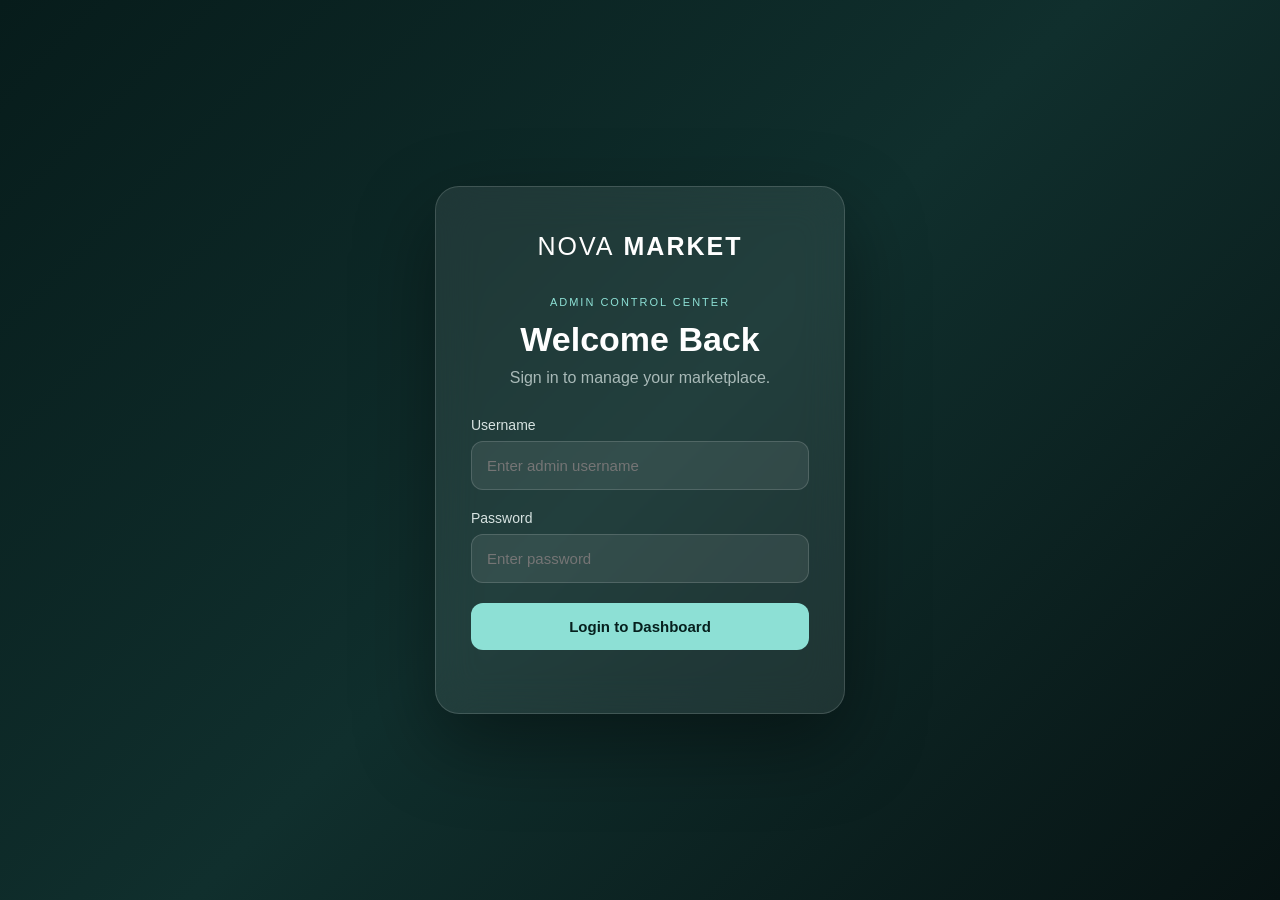
<file: dual engien e commerce store fixed/admin-dashboard.html>
<!DOCTYPE html>
<html lang="en">

<head>

    <meta charset="UTF-8">
    <meta name="viewport" content="width=device-width, initial-scale=1.0">

    <title>NOVA MARKET | Admin Dashboard</title>

    <link rel="stylesheet" href="admin-dashboard.css">

    <link rel="stylesheet"
        href="https://cdnjs.cloudflare.com/ajax/libs/font-awesome/6.5.1/css/all.min.css">

</head>

<body>

    <div class="admin-layout">

        <!-- SIDEBAR -->

        <aside class="sidebar">

            <div class="admin-logo">

                <div class="logo-icon">
                    N
                </div>

                <div>

                    <strong>NOVA</strong>

                    <span>MARKET ADMIN</span>

                </div>

            </div>


            <nav class="admin-nav">

                <a href="#" class="active">

                    <i class="fa-solid fa-chart-line"></i>

                    Dashboard

                </a>


                <a href="#productsSection">

                    <i class="fa-solid fa-box"></i>

                    Products

                </a>


                <a href="#addProductSection">

                    <i class="fa-solid fa-plus"></i>

                    Add Product

                </a>

            </nav>


            <button
                class="logout-btn"
                onclick="logoutAdmin()">

                <i class="fa-solid fa-right-from-bracket"></i>

                Logout

            </button>

        </aside>


        <!-- MAIN CONTENT -->

        <main class="admin-main">


            <!-- TOPBAR -->

            <header class="admin-topbar">

                <div>

                    <h1>
                        Admin Dashboard
                    </h1>

                    <p>
                        Manage your NOVA MARKET products
                    </p>

                </div>


                <div class="admin-user">

                    <div class="admin-avatar">

                        <i class="fa-solid fa-user"></i>

                    </div>

                    <span>
                        Administrator
                    </span>

                </div>

            </header>


            <!-- STATISTICS -->

            <section class="stats-grid">


                <div class="stat-card">

                    <div class="stat-icon products-icon">

                        <i class="fa-solid fa-box"></i>

                    </div>

                    <div>

                        <span>
                            Total Products
                        </span>

                        <strong id="totalProducts">
                            0
                        </strong>

                    </div>

                </div>


                <div class="stat-card">

                    <div class="stat-icon electronics-icon">

                        <i class="fa-solid fa-mobile-screen"></i>

                    </div>

                    <div>

                        <span>
                            Electronics
                        </span>

                        <strong id="electronicsProducts">
                            0
                        </strong>

                    </div>

                </div>


                <div class="stat-card">

                    <div class="stat-icon riding-icon">

                        <i class="fa-solid fa-motorcycle"></i>

                    </div>

                    <div>

                        <span>
                            Riding Gear
                        </span>

                        <strong id="ridingProducts">
                            0
                        </strong>

                    </div>

                </div>

            </section>


            <!-- ADD PRODUCT -->

           <section class="admin-section" id="addProductSection">

    <div class="section-heading">

        <span>PRODUCT MANAGEMENT</span>

        <h2>Add New Product</h2>

    </div>


    <form id="productForm" class="product-form">

        <div class="form-grid">


            <div class="form-group">

                <label>Product Name</label>

                <input

                    type="text"

                    id="productName"

                    required

                >

            </div>


            <div class="form-group">

                <label>Brand</label>

                <input

                    type="text"

                    id="productBrand"

                    placeholder="Apple, Samsung, Studds..."

                >

            </div>


            <div class="form-group">

                <label>Model</label>

                <input

                    type="text"

                    id="productModel"

                    placeholder="iPhone 13, SM-A525F..."

                >

            </div>


            <div class="form-group">

                <label>Price</label>

                <input

                    type="number"

                    id="productPrice"

                    required

                >

            </div>


            <div class="form-group">

                <label>Category</label>

                <input

                    type="text"

                    id="productCategory"

                    placeholder="Smartphones, Helmets..."

                    required

                >

            </div>


            <div class="form-group">

                <label>Store</label>

                <select id="productStore">

                    <option value="electronics">

                        Electronics

                    </option>


                    <option value="riding">

                        Riding Gear

                    </option>

                </select>

            </div>


            <div class="form-group full-width">

                <label>Product Image URL</label>

                <input

                    type="url"

                    id="productImage"

                    placeholder="https://example.com/product.jpg"

                    required

                >

            </div>


            <div class="form-group full-width">

                <label>Search Keywords</label>

                <input

                    type="text"

                    id="productKeywords"

                    placeholder="iphone apple smartphone ios camera"

                >

                <small>

                    Add keywords separated by spaces

                </small>

            </div>


            <div class="form-group full-width">

                <label>Description</label>

                <textarea

                    id="productDescription"

                    rows="5"

                ></textarea>

            </div>


            <div class="checkbox-group">

                <label>

                    <input

                        type="checkbox"

                        id="productFeatured"

                    >

                    Featured Product

                </label>


                <label>

                    <input

                        type="checkbox"

                        id="productInStock"

                        checked

                    >

                    In Stock

                </label>

            </div>


        </div>


        <button

            type="submit"

            class="admin-primary-btn"

        >

            <i class="fa-solid fa-plus"></i>

            Add Product

        </button>


        <p

            id="productMessage"

            class="product-message"

        ></p>


    </form>

</section>


            <!-- PRODUCTS -->

            <section class="admin-section" id="productsSection">

    <div class="section-heading">

        <span>INVENTORY</span>

        <h2>All Products</h2>

    </div>


    <div class="admin-table-wrapper">

        <table class="admin-product-table">

            <thead>

                <tr>

                    <th>Image</th>

                    <th>Product</th>

                    <th>Category</th>

                    <th>Store</th>

                    <th>Price</th>

                    <th>Featured</th>

                    <th>Stock</th>

                    <th>Actions</th>

                </tr>

            </thead>


            <tbody id="adminProductTable">

                <tr>

                    <td colspan="8">

                        Loading products...

                    </td>

                </tr>

            </tbody>

        </table>

    </div>

</section>


        </main>

    </div>


    <script src="api-config.js"></script>
    <script src="admin-dashboard.js"></script>

</body>

</html>
</file>
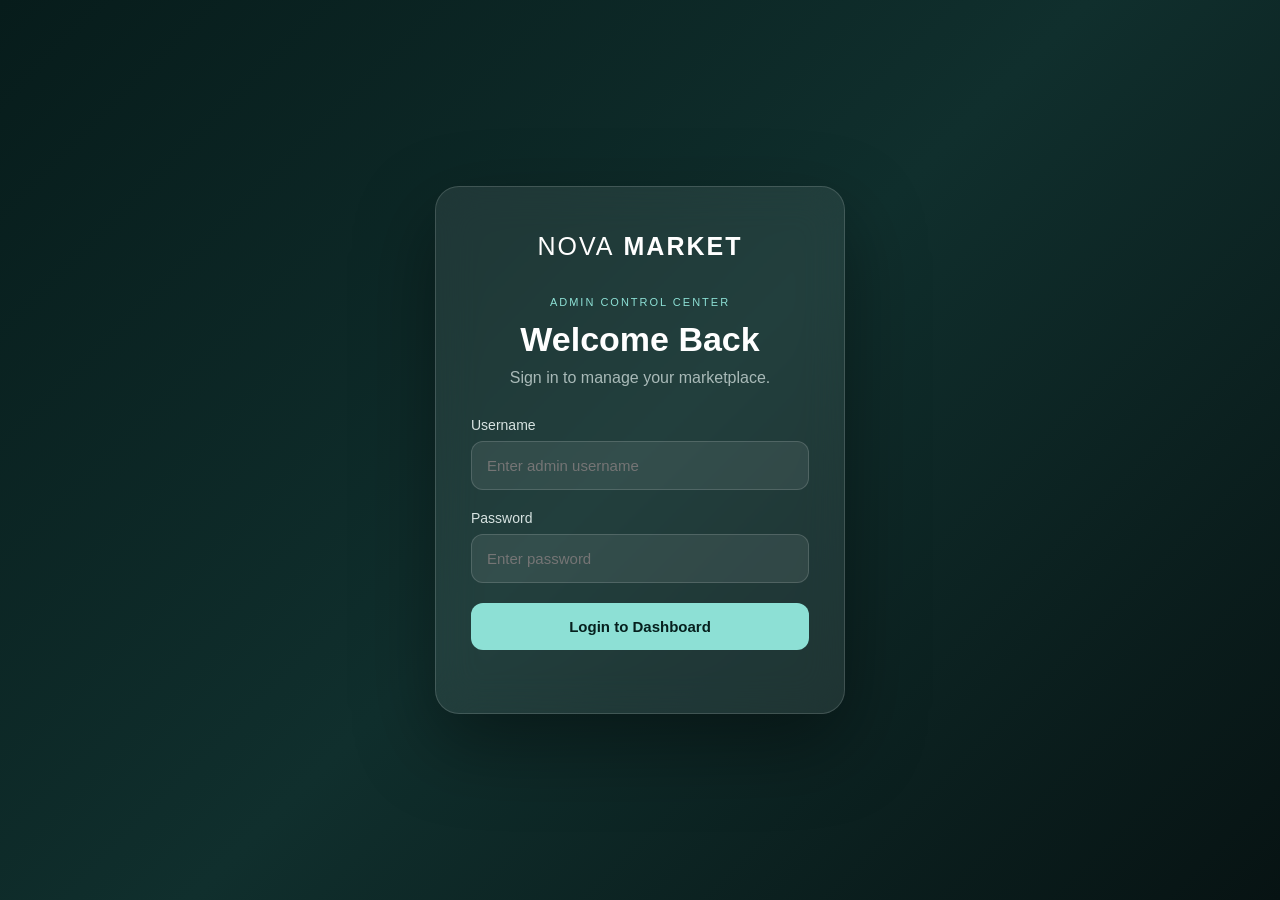
<file: dual engien e commerce store fixed/admin-login.html>
<!DOCTYPE html>
<html lang="en">

<head>

    <meta charset="UTF-8">

    <meta
        name="viewport"
        content="width=device-width, initial-scale=1.0"
    >

    <title>Admin Login | NOVA MARKET</title>

    <link
        rel="stylesheet"
        href="admin-login.css"
    >

</head>


<body>


    <main class="login-container">


        <div class="login-card">


            <div class="login-logo">

                <span>NOVA</span>

                <strong>MARKET</strong>

            </div>


            <p class="login-label">

                ADMIN CONTROL CENTER

            </p>


            <h1>

                Welcome Back

            </h1>


            <p class="login-description">

                Sign in to manage your marketplace.

            </p>


            <form id="adminLoginForm">


                <div class="input-group">

                    <label>

                        Username

                    </label>


                    <input

                        type="text"

                        id="username"

                        placeholder="Enter admin username"

                        required

                    >

                </div>


                <div class="input-group">

                    <label>

                        Password

                    </label>


                    <input

                        type="password"

                        id="password"

                        placeholder="Enter password"

                        required

                    >

                </div>


                <button

                    type="submit"

                    class="login-btn"

                >

                    Login to Dashboard

                </button>


                <p

                    id="loginMessage"

                    class="login-message"

                ></p>


            </form>


        </div>


    </main>


    <script src="api-config.js"></script>
    <script src="admin-login.js"></script>


</body>

</html>
</file>
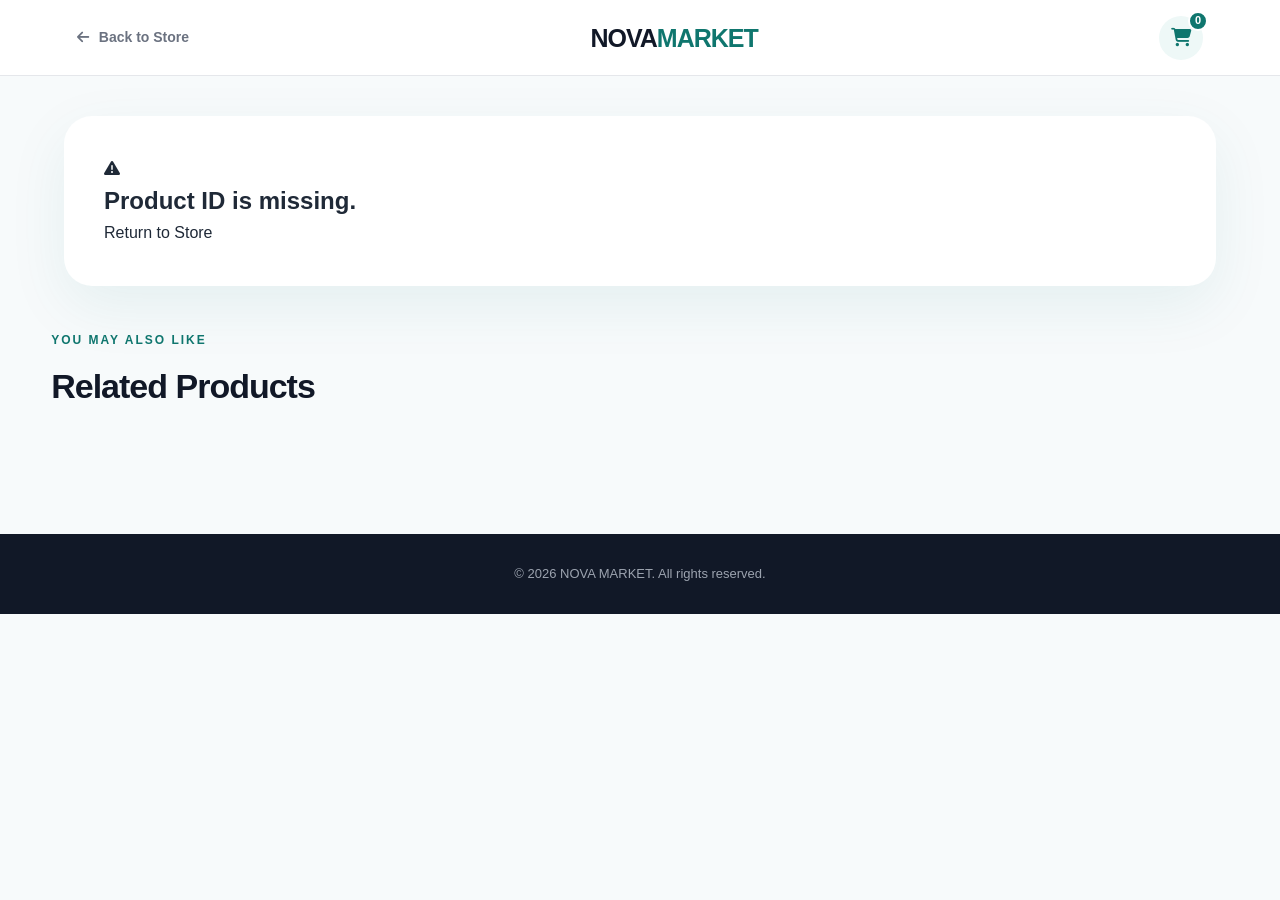
<file: dual engien e commerce store fixed/product.html>
<!DOCTYPE html>
<html lang="en">

<head>

    <meta charset="UTF-8">

    <meta
        name="viewport"
        content="width=device-width, initial-scale=1.0"
    >

    <title>Product Details | NOVA MARKET</title>

    <meta
        name="description"
        content="View detailed product information at NOVA MARKET."
    >

    <link
        rel="stylesheet"
        href="css/product.css"
    >

    <link
        rel="stylesheet"
        href="https://cdnjs.cloudflare.com/ajax/libs/font-awesome/6.5.2/css/all.min.css"
    >

</head>


<body>


    <!-- =====================================
         HEADER
    ====================================== -->

    <header class="product-header">

        <a
            href="index.html"
            class="back-home"
        >

            <i class="fa-solid fa-arrow-left"></i>

            Back to Store

        </a>


        <a
            href="index.html"
            class="product-logo"
        >

            NOVA<span>MARKET</span>

        </a>


        <a
            href="index.html#featured"
            class="header-cart-link"
        >

            <i class="fa-solid fa-cart-shopping"></i>

            <span class="cart-count">
                0
            </span>

        </a>

    </header>



    <!-- =====================================
         PRODUCT DETAILS
    ====================================== -->

    <main class="product-details-container">

        <div
            id="productDetails"
            class="product-details"
        >

            <div class="product-loading">

                <i class="fa-solid fa-spinner fa-spin"></i>

                <p>
                    Loading product...
                </p>

            </div>

        </div>

    </main>



    <!-- =====================================
         RELATED PRODUCTS
    ====================================== -->

    <section
        class="related-section"
        id="relatedSection"
    >

        <div class="section-heading">

            <span>
                YOU MAY ALSO LIKE
            </span>

            <h2>
                Related Products
            </h2>

        </div>


        <div
            id="relatedProducts"
            class="related-products"
        >

        </div>

    </section>



    <!-- =====================================
         FOOTER
    ====================================== -->

    <footer class="product-footer">

        <p>
            © 2026 NOVA MARKET. All rights reserved.
        </p>

    </footer>



    <script src="api-config.js"></script>
    <script src="js/product.js"></script>

</body>

</html>
</file>
<file: dual engien e commerce store fixed/admin-dashboard.css>
:root{
 --bg:#071316;--panel:#0c1d21;--panel2:#10262b;--line:rgba(141,224,213,.14);
 --text:#f4fbfa;--muted:#8ca3a5;--accent:#8de0d5;--accent2:#4faaa1;
 --danger:#ff7272;--warning:#f4c95d;--shadow:0 24px 70px rgba(0,0,0,.28);
}
*{box-sizing:border-box;margin:0;padding:0}
html{scroll-behavior:smooth}
body{min-height:100vh;background:radial-gradient(circle at 80% -10%,rgba(141,224,213,.1),transparent 35%),var(--bg);color:var(--text);font-family:Inter,Arial,sans-serif}
button,input,select,textarea{font:inherit}
button{cursor:pointer}
.admin-layout{min-height:100vh;display:flex}
.sidebar{position:fixed;inset:0 auto 0 0;width:250px;padding:24px 16px;display:flex;flex-direction:column;background:rgba(5,17,20,.96);border-right:1px solid var(--line);z-index:20}
.admin-logo{display:flex;align-items:center;gap:12px;padding:0 10px 28px;border-bottom:1px solid var(--line)}
.logo-icon{width:38px;height:38px;display:grid;place-items:center;border-radius:11px;background:var(--accent);color:#061011;font-weight:900}
.admin-logo strong{display:block;font-size:13px;letter-spacing:1px}.admin-logo span{display:block;color:var(--muted);font-size:8px;letter-spacing:1.5px;margin-top:2px}
.admin-nav{display:grid;gap:7px;margin-top:24px}
.admin-nav a{display:flex;align-items:center;gap:12px;padding:13px 14px;border-radius:10px;color:var(--muted);font-size:13px;text-decoration:none;transition:.2s}
.admin-nav a:hover,.admin-nav a.active{background:rgba(141,224,213,.1);color:var(--accent)}
.admin-nav i{width:18px;text-align:center}
.logout-btn{margin-top:auto;border:1px solid rgba(255,114,114,.2);background:rgba(255,114,114,.06);color:#ff9b9b;padding:12px;border-radius:10px}
.admin-main{width:calc(100% - 250px);margin-left:250px;padding:30px;max-width:1800px}
.admin-topbar{display:flex;align-items:center;justify-content:space-between;gap:20px;margin-bottom:28px}
.admin-topbar h1{font-size:clamp(1.6rem,2.5vw,2.4rem);letter-spacing:-.04em}.admin-topbar p{color:var(--muted);font-size:13px;margin-top:5px}
.admin-user{display:flex;align-items:center;gap:10px;color:var(--muted);font-size:12px}
.admin-avatar{width:38px;height:38px;display:grid;place-items:center;border-radius:50%;background:rgba(141,224,213,.12);color:var(--accent)}
.stats-grid{display:grid;grid-template-columns:repeat(3,1fr);gap:16px;margin-bottom:22px}
.stat-card{display:flex;align-items:center;gap:15px;padding:20px;border:1px solid var(--line);border-radius:15px;background:linear-gradient(145deg,rgba(16,38,43,.95),rgba(8,24,27,.95));box-shadow:var(--shadow)}
.stat-icon{width:42px;height:42px;display:grid;place-items:center;border-radius:12px;background:rgba(141,224,213,.1);color:var(--accent)}
.stat-card span{display:block;color:var(--muted);font-size:11px}.stat-card strong{display:block;font-size:25px;margin-top:3px}
.admin-section{margin-bottom:22px;padding:24px;border:1px solid var(--line);border-radius:17px;background:rgba(9,27,31,.82);box-shadow:var(--shadow)}
.section-heading{display:flex;align-items:end;justify-content:space-between;gap:15px;margin-bottom:20px}
.section-heading span{display:block;color:var(--accent);font-size:9px;font-weight:800;letter-spacing:1.5px}.section-heading h2{font-size:18px;margin-top:5px}
.product-form{display:block}.form-grid{display:grid;grid-template-columns:repeat(2,minmax(0,1fr));gap:16px}
.form-group{display:grid;gap:7px}.form-group.full-width{grid-column:1/-1}
.form-group label{font-size:11px;color:var(--muted);font-weight:700}
.form-group input,.form-group select,.form-group textarea{width:100%;border:1px solid rgba(141,224,213,.16);border-radius:9px;padding:12px 13px;background:#0c2024;color:var(--text);outline:none;transition:.2s}
.form-group textarea{resize:vertical;min-height:110px}.form-group input:focus,.form-group select:focus,.form-group textarea:focus{border-color:var(--accent);box-shadow:0 0 0 3px rgba(141,224,213,.08)}
.form-group small{color:var(--muted);font-size:10px}.checkbox-group{grid-column:1/-1;display:flex;flex-wrap:wrap;gap:18px;color:var(--muted);font-size:12px}.checkbox-group label{display:flex;align-items:center;gap:8px}.checkbox-group input{accent-color:var(--accent)}
.admin-primary-btn,.primary-btn{border:0;border-radius:10px;padding:12px 18px;background:var(--accent);color:#061011;font-weight:800;transition:.2s}.admin-primary-btn:hover,.primary-btn:hover{transform:translateY(-2px);filter:brightness(1.05)}.admin-primary-btn:disabled{opacity:.6;cursor:not-allowed}
.product-message{min-height:20px;margin-top:12px;font-size:12px}
.admin-table-wrapper{overflow:auto;border:1px solid var(--line);border-radius:12px}
.admin-product-table{width:100%;min-width:900px;border-collapse:collapse}
.admin-product-table th,.admin-product-table td{padding:14px 12px;text-align:left;border-bottom:1px solid rgba(141,224,213,.08);font-size:12px;vertical-align:middle}
.admin-product-table th{background:#0b2024;color:var(--muted);font-size:10px;letter-spacing:.7px;text-transform:uppercase;position:sticky;top:0}
.admin-product-table tr:last-child td{border-bottom:0}.admin-product-table tr:hover td{background:rgba(141,224,213,.025)}
.admin-product-image{width:58px;height:58px;object-fit:contain;border-radius:9px;background:#f4f7f8;padding:4px}
.admin-product-table td strong{font-size:12px}.admin-product-table td small{color:var(--muted)}
.store-badge,.status-badge,.featured-badge{display:inline-flex;align-items:center;gap:5px;padding:5px 8px;border-radius:999px;font-size:10px;font-weight:800;text-transform:capitalize}
.store-badge.electronics{background:rgba(90,160,255,.12);color:#8bbcff}.store-badge.riding{background:rgba(244,201,93,.12);color:var(--warning)}
.status-badge.in-stock{background:rgba(141,224,213,.12);color:var(--accent)}.status-badge.out-stock{background:rgba(255,114,114,.12);color:#ff9b9b}.featured-badge{background:rgba(244,201,93,.12);color:var(--warning)}
.product-actions{display:flex;gap:7px}.action-btn{width:34px;height:34px;border:1px solid var(--line);border-radius:8px;background:transparent;color:var(--muted)}.action-btn:hover{color:var(--accent);border-color:var(--accent)}.delete-btn:hover{color:var(--danger);border-color:var(--danger)}
.empty-products{padding:45px;text-align:center;color:var(--muted)}.empty-products i{display:block;color:var(--accent);font-size:28px;margin-bottom:10px}
.admin-toast{position:fixed;right:24px;bottom:24px;z-index:100;padding:14px 18px;border-radius:10px;background:#10282c;border:1px solid var(--line);box-shadow:var(--shadow);font-size:13px;transform:translateY(20px);opacity:0;transition:.25s}.admin-toast.show{transform:none;opacity:1}.admin-toast.error{border-color:rgba(255,114,114,.4);color:#ffb0b0}
.admin-modal{position:fixed;inset:0;z-index:90;display:grid;place-items:center;padding:20px;background:rgba(0,0,0,.7);backdrop-filter:blur(8px)}.admin-modal[hidden]{display:none}.admin-modal-card{width:min(720px,100%);max-height:90vh;overflow:auto;padding:24px;border:1px solid var(--line);border-radius:18px;background:#0b1d21;box-shadow:var(--shadow)}.admin-modal-head{display:flex;justify-content:space-between;align-items:center;margin-bottom:20px}.admin-modal-head h3{font-size:20px}.modal-close{border:0;background:transparent;color:var(--muted);font-size:22px}.modal-actions{display:flex;justify-content:flex-end;gap:10px;margin-top:18px}.secondary-btn{border:1px solid var(--line);border-radius:10px;padding:11px 17px;background:transparent;color:var(--muted)}
@media(max-width:1000px){.sidebar{width:215px}.admin-main{width:calc(100% - 215px);margin-left:215px;padding:22px}.stats-grid{grid-template-columns:1fr}.form-grid{grid-template-columns:1fr}}
@media(max-width:700px){.admin-layout{display:block}.sidebar{position:relative;width:100%;min-height:auto;padding:16px}.admin-logo{padding-bottom:16px}.admin-nav{display:flex;overflow:auto;margin-top:16px}.admin-nav a{white-space:nowrap}.logout-btn{margin-top:16px}.admin-main{width:100%;margin-left:0;padding:16px}.admin-topbar{align-items:flex-start;flex-direction:column}.admin-section{padding:16px}.section-heading{align-items:flex-start;flex-direction:column}.form-grid{grid-template-columns:1fr}.form-group.full-width{grid-column:auto}.checkbox-group{grid-column:auto}.admin-table-wrapper{margin:0 -4px}}
@media(max-width:450px){.admin-user{width:100%;justify-content:flex-start}}
</file>
<file: dual engien e commerce store fixed/admin-login.css>
* {

    margin: 0;

    padding: 0;

    box-sizing: border-box;

}


body {

    min-height: 100vh;

    display: flex;

    align-items: center;

    justify-content: center;

    font-family: Arial, sans-serif;

    background:

        linear-gradient(

            135deg,

            #071c1b,

            #102f2d,

            #071313

        );

}


.login-container {

    width: 100%;

    max-width: 450px;

    padding: 20px;

}


.login-card {

    padding: 45px 35px;

    border-radius: 24px;

    background: rgba(

        255,

        255,

        255,

        .08

    );

    border: 1px solid rgba(

        255,

        255,

        255,

        .15

    );

    backdrop-filter: blur(20px);

    box-shadow:

        0 30px 80px rgba(

            0,

            0,

            0,

            .4

        );

}


.login-logo {

    text-align: center;

    font-size: 25px;

    letter-spacing: 2px;

    color: white;

}


.login-logo span {

    font-weight: 300;

}


.login-logo strong {

    font-weight: 800;

}


.login-label {

    margin-top: 35px;

    text-align: center;

    font-size: 11px;

    letter-spacing: 2px;

    color: #8de0d5;

}


h1 {

    margin-top: 12px;

    text-align: center;

    color: white;

    font-size: 34px;

}


.login-description {

    margin: 10px 0 30px;

    text-align: center;

    color: #a9bab8;

}


.input-group {

    margin-bottom: 20px;

}


.input-group label {

    display: block;

    margin-bottom: 8px;

    color: #d7e3e1;

    font-size: 14px;

}


.input-group input {

    width: 100%;

    padding: 15px;

    border-radius: 12px;

    border: 1px solid rgba(

        255,

        255,

        255,

        .15

    );

    outline: none;

    background: rgba(

        255,

        255,

        255,

        .08

    );

    color: white;

    font-size: 15px;

}


.input-group input:focus {

    border-color: #79d6cb;

}


.login-btn {

    width: 100%;

    padding: 15px;

    border: none;

    border-radius: 12px;

    cursor: pointer;

    background: #8de0d5;

    color: #06201e;

    font-weight: 700;

    font-size: 15px;

    transition: .3s;

}


.login-btn:hover {

    transform: translateY(-2px);

}


.login-message {

    margin-top: 18px;

    text-align: center;

    color: #ff9b9b;

    font-size: 14px;

}


@media (max-width: 500px) {


    .login-card {

        padding: 35px 22px;

    }


    h1 {

        font-size: 28px;

    }

}
</file>
<file: dual engien e commerce store fixed/css/product.css>
/* =========================================
   NOVA MARKET
   PRODUCT DETAILS PAGE
   PREMIUM RESPONSIVE DESIGN
========================================= */


/* =========================================
   RESET
========================================= */

* {
    margin: 0;
    padding: 0;
    box-sizing: border-box;
}


:root {

    --primary: #0f766e;

    --primary-dark: #0b5e58;

    --accent: #14b8a6;

    --dark: #111827;

    --text: #1f2937;

    --muted: #6b7280;

    --light-bg: #f7fafb;

    --white: #ffffff;

    --border: #e5e7eb;

    --shadow:
        0 20px 60px rgba(15,
            118,
            110,
            0.08);

}


html {

    scroll-behavior: smooth;

}


body {

    font-family:
        Inter,
        Arial,
        Helvetica,
        sans-serif;

    background:
        var(--light-bg);

    color:
        var(--text);

    line-height: 1.6;

}


a {

    color: inherit;

    text-decoration: none;

}


button {

    font-family: inherit;

}


img {

    max-width: 100%;

    display: block;

}


/* =========================================
   HEADER
========================================= */

.product-header {

    position: sticky;

    top: 0;

    z-index: 1000;

    min-height: 76px;

    padding: 0 6%;

    display: flex;

    align-items: center;

    justify-content: space-between;

    gap: 20px;

    background:
        rgba(255,
            255,
            255,
            0.94);

    backdrop-filter:
        blur(18px);

    border-bottom:
        1px solid var(--border);

}


.back-home {

    display: inline-flex;

    align-items: center;

    gap: 10px;

    color: var(--muted);

    font-size: 14px;

    font-weight: 600;

    transition:
        color 0.3s ease,
        transform 0.3s ease;

}


.back-home:hover {

    color: var(--primary);

    transform: translateX(-4px);

}


.product-logo {

    font-size: 25px;

    font-weight: 900;

    letter-spacing: -1px;

    color: var(--dark);

}


.product-logo span {

    color: var(--primary);

}


.header-cart-link {

    position: relative;

    width: 44px;

    height: 44px;

    display: flex;

    align-items: center;

    justify-content: center;

    border-radius: 50%;

    background: #eef8f7;

    color: var(--primary);

    transition:
        background 0.3s ease,
        transform 0.3s ease;

}


.header-cart-link:hover {

    background: #d9f2ef;

    transform: translateY(-3px);

}


.header-cart-link i {

    font-size: 18px;

}


.cart-count {

    position: absolute;

    top: -5px;

    right: -5px;

    min-width: 20px;

    height: 20px;

    padding: 0 5px;

    display: flex;

    align-items: center;

    justify-content: center;

    border-radius: 50%;

    background: var(--primary);

    color: white;

    font-size: 11px;

    font-weight: 800;

    border: 2px solid white;

}


/* =========================================
   PRODUCT DETAILS CONTAINER
========================================= */

.product-details-container {

    width: min(1200px,
            92%);

    margin: 60px auto 90px;

}


.product-details {

    display: grid;

    grid-template-columns:
        minmax(0,
            1fr) minmax(0,
            1fr);

    gap: 70px;

    padding: 40px;

    background: var(--white);

    border-radius: 28px;

    box-shadow: var(--shadow);

}


/* =========================================
   PRODUCT IMAGE AREA
========================================= */

.product-gallery {

    position: relative;

    min-width: 0;

}


.product-main-image {

    width: 100%;

    height: 500px;

    object-fit: contain;

    object-position: center;

    padding: 25px;

    border-radius: 22px;

    background:
        #f4f7f8;

    transition:
        transform 0.5s ease;

}


.product-main-image:hover {

    transform: scale(1.025);

}


.product-image-badge {

    position: absolute;

    top: 20px;

    left: 20px;

    z-index: 2;

    padding: 8px 14px;

    border-radius: 999px;

    background: var(--primary);

    color: white;

    font-size: 12px;

    font-weight: 700;

}


.product-thumbnails {

    display: flex;

    gap: 12px;

    margin-top: 18px;

    overflow-x: auto;

}


.product-thumbnail {

    width: 78px;

    height: 78px;

    flex: 0 0 auto;

    padding: 7px;

    object-fit: contain;

    border-radius: 12px;

    background: #f4f7f8;

    border: 2px solid transparent;

    cursor: pointer;

    transition:
        border-color 0.3s ease,
        transform 0.3s ease;

}


.product-thumbnail:hover {

    transform: translateY(-3px);

}


.product-thumbnail.active {

    border-color: var(--primary);

}


/* =========================================
   PRODUCT INFORMATION
========================================= */

.product-info {

    display: flex;

    flex-direction: column;

    justify-content: center;

}


.product-brand {

    margin-bottom: 10px;

    color: var(--primary);

    font-size: 13px;

    font-weight: 800;

    letter-spacing: 1px;

    text-transform: uppercase;

}


.product-info h1 {

    margin-bottom: 18px;

    color: var(--dark);

    font-size: clamp(30px,
            4vw,
            52px);

    line-height: 1.12;

    letter-spacing: -1.5px;

}


.product-description {

    margin-bottom: 24px;

    color: var(--muted);

    font-size: 16px;

    line-height: 1.8;

}


.product-rating {

    display: flex;

    align-items: center;

    gap: 8px;

    margin-bottom: 20px;

    color: #f59e0b;

}


.product-rating span {

    color: var(--muted);

    font-size: 14px;

}


.product-price {

    display: flex;

    align-items: center;

    gap: 14px;

    margin-bottom: 25px;

}


.product-price strong {

    color: var(--dark);

    font-size: 34px;

    font-weight: 900;

}


.product-old-price {

    color: #9ca3af;

    font-size: 17px;

    text-decoration: line-through;

}


.product-discount {

    padding: 5px 10px;

    border-radius: 6px;

    background: #e7f8f1;

    color: #16845f;

    font-size: 12px;

    font-weight: 800;

}


/* =========================================
   PRODUCT ACTIONS
========================================= */

.product-actions {

    display: flex;

    gap: 14px;

    margin-bottom: 30px;

}


.add-to-cart-btn,

.buy-now-btn {

    min-height: 54px;

    padding: 0 25px;

    border: none;

    border-radius: 12px;

    display: inline-flex;

    align-items: center;

    justify-content: center;

    gap: 10px;

    cursor: pointer;

    font-size: 15px;

    font-weight: 800;

    transition:
        transform 0.3s ease,
        box-shadow 0.3s ease,
        background 0.3s ease;

}


.add-to-cart-btn {

    flex: 1;

    background: #e5f5f3;

    color: var(--primary);

}


.add-to-cart-btn:hover {

    background: #d3efeb;

    transform: translateY(-3px);

}


.buy-now-btn {

    flex: 1;

    background: var(--primary);

    color: white;

    box-shadow:
        0 10px 25px rgba(15,
            118,
            110,
            0.2);

}


.buy-now-btn:hover {

    background: var(--primary-dark);

    transform: translateY(-3px);

    box-shadow:
        0 15px 30px rgba(15,
            118,
            110,
            0.3);

}


/* =========================================
   PRODUCT BENEFITS
========================================= */

.product-benefits {

    display: grid;

    grid-template-columns:
        repeat(2,
            1fr);

    gap: 14px;

    padding-top: 24px;

    border-top:
        1px solid var(--border);

}


.product-benefit {

    display: flex;

    align-items: center;

    gap: 12px;

    color: var(--muted);

    font-size: 13px;

    font-weight: 600;

}


.product-benefit i {

    width: 36px;

    height: 36px;

    display: flex;

    align-items: center;

    justify-content: center;

    border-radius: 10px;

    background: #eef8f7;

    color: var(--primary);

}


/* =========================================
   PRODUCT SPECIFICATIONS
========================================= */

.product-specifications {

    margin-top: 30px;

    padding: 25px;

    border-radius: 18px;

    background: #f8fafb;

}


.product-specifications h2 {

    margin-bottom: 18px;

    color: var(--dark);

    font-size: 20px;

}


.specification-row {

    display: flex;

    justify-content: space-between;

    gap: 20px;

    padding: 12px 0;

    border-bottom:
        1px solid var(--border);

    font-size: 14px;

}


.specification-row:last-child {

    border-bottom: none;

}


.specification-row span:first-child {

    color: var(--muted);

}


.specification-row span:last-child {

    color: var(--dark);

    font-weight: 700;

    text-align: right;

}


/* =========================================
   RELATED PRODUCTS
========================================= */

.related-section {

    width: min(1200px,
            92%);

    margin: 0 auto 90px;

}


.section-heading {

    margin-bottom: 30px;

}


.section-heading>span {

    color: var(--primary);

    font-size: 12px;

    font-weight: 800;

    letter-spacing: 2px;

}


.section-heading h2 {

    margin-top: 8px;

    color: var(--dark);

    font-size: 34px;

    letter-spacing: -1px;

}


.related-products {

    display: grid;

    grid-template-columns:
        repeat(4,
            1fr);

    gap: 22px;

}


/* =========================================
   RELATED PRODUCT CARD
========================================= */

.related-product-card {

    overflow: hidden;

    background: white;

    border: 1px solid var(--border);

    border-radius: 18px;

    transition:
        transform 0.3s ease,
        box-shadow 0.3s ease;

}


.related-product-card:hover {

    transform: translateY(-7px);

    box-shadow:
        0 18px 35px rgba(0,
            0,
            0,
            0.08);

}


.related-product-card img {

    width: 100%;

    height: 210px;

    padding: 15px;

    object-fit: contain;

    background: #f4f7f8;

}


.related-product-content {

    padding: 18px;

}


.related-product-content span {

    color: var(--primary);

    font-size: 11px;

    font-weight: 800;

    text-transform: uppercase;

}


.related-product-content h3 {

    min-height: 48px;

    margin: 7px 0 12px;

    color: var(--dark);

    font-size: 16px;

    line-height: 1.4;

}


.related-product-price {

    color: var(--dark);

    font-size: 19px;

    font-weight: 900;

}


/* =========================================
   LOADING
========================================= */

.product-loading {

    min-height: 500px;

    grid-column: 1 / -1;

    display: flex;

    flex-direction: column;

    align-items: center;

    justify-content: center;

    gap: 15px;

    color: var(--primary);

}


.product-loading i {

    font-size: 32px;

}


.product-loading p {

    color: var(--muted);

    font-size: 15px;

}


.no-related-products {

    grid-column: 1 / -1;

    padding: 50px;

    border-radius: 18px;

    background: white;

    color: var(--muted);

    text-align: center;

}


/* =========================================
   FOOTER
========================================= */

.product-footer {

    padding: 30px 20px;

    background: var(--dark);

    color: #9ca3af;

    text-align: center;

    font-size: 13px;

}


/* =========================================
   RESPONSIVE TABLET
========================================= */

@media (max-width: 1000px) {

    .product-details {

        grid-template-columns:
            1fr;

        gap: 40px;

    }


    .product-main-image {

        height: 450px;

    }


    .related-products {

        grid-template-columns:
            repeat(3,
                1fr);

    }

}


/* =========================================
   RESPONSIVE MOBILE
========================================= */

@media (max-width: 700px) {

    .product-header {

        min-height: 68px;

        padding: 0 5%;

    }


    .product-logo {

        font-size: 20px;

    }


    .back-home {

        font-size: 0;

    }


    .back-home i {

        font-size: 18px;

    }


    .product-details-container {

        width: 94%;

        margin: 25px auto 60px;

    }


    .product-details {

        gap: 28px;

        padding: 18px;

        border-radius: 20px;

    }


    .product-main-image {

        height: 330px;

        padding: 15px;

    }


    .product-info h1 {

        font-size: 32px;

    }


    .product-description {

        font-size: 14px;

    }


    .product-price strong {

        font-size: 28px;

    }


    .product-actions {

        flex-direction: column;

    }


    .add-to-cart-btn,

    .buy-now-btn {

        width: 100%;

    }


    .product-benefits {

        grid-template-columns:
            1fr;

    }


    .related-section {

        width: 94%;

        margin-bottom: 60px;

    }


    .section-heading h2 {

        font-size: 28px;

    }


    .related-products {

        grid-template-columns:
            repeat(2,
                1fr);

        gap: 12px;

    }


    .related-product-card img {

        height: 150px;

    }


    .related-product-content {

        padding: 12px;

    }


    .related-product-content h3 {

        font-size: 14px;

    }


    .related-product-price {

        font-size: 16px;

    }

}


/* =========================================
   SMALL MOBILE
========================================= */

@media (max-width: 420px) {

    .product-logo {

        font-size: 18px;

    }


    .product-main-image {

        height: 280px;

    }


    .product-info h1 {

        font-size: 28px;

    }


    .related-products {

        grid-template-columns:
            1fr;

    }


    .related-product-card img {

        height: 220px;

    }

}


/* =========================================================
   MOBILE PRODUCT PAGE FIX
   IMAGE CONTAINER RESPONSIVE
========================================================= */

.product-details-container {
    width: 100%;
    max-width: 1400px;
    margin: 0 auto;
    padding: 40px 5%;
}

.product-details {
    display: grid;
    grid-template-columns: minmax(0, 1fr) minmax(0, 1fr);
    gap: 50px;
    align-items: start;
}


/* IMAGE AREA */

.product-gallery,
.product-image-container,
.product-main-image,
.product-image-wrapper {

    width: 100%;
    max-width: 100%;
    min-width: 0;

}


.product-gallery {

    display: flex;
    justify-content: center;
    align-items: flex-start;

}


.product-main-image {

    width: 100%;
    max-width: 600px;
    height: min(600px, 45vw);

    min-height: 350px;

    display: flex;
    align-items: center;
    justify-content: center;

    padding: 25px;

    overflow: hidden;

    border-radius: 28px;

    background: #f3f5f6;

}


.product-main-image img {

    display: block;

    width: 100%;
    height: 100%;

    max-width: 100%;
    max-height: 100%;

    object-fit: contain;

}


/* PRODUCT INFORMATION */

.product-info,
.product-details-info {

    min-width: 0;
    width: 100%;

}


/* =========================================================
   TABLET
========================================================= */

@media (max-width: 900px) {

    .product-details {

        grid-template-columns: 1fr;

        gap: 30px;

    }


    .product-main-image {

        width: 100%;

        max-width: 650px;

        height: min(600px, 75vw);

        margin: 0 auto;

    }

}


/* =========================================================
   MOBILE
========================================================= */

@media (max-width: 600px) {

    .product-details-container {

        padding: 25px 16px 40px;

    }


    .product-details {

        display: flex;

        flex-direction: column;

        gap: 24px;

    }


    .product-gallery {

        width: 100%;

    }


    .product-main-image {

        width: 100%;

        height: auto;

        min-height: 0;

        aspect-ratio: 1 / 1;

        padding: 16px;

        border-radius: 22px;

    }


    .product-main-image img {

        width: 100%;

        height: 100%;

        object-fit: contain;

    }


    .product-info,

    .product-details-info {

        width: 100%;

    }

}


/* =========================================================
   VERY SMALL PHONES
========================================================= */

@media (max-width: 400px) {

    .product-details-container {

        padding-left: 12px;

        padding-right: 12px;

    }


    .product-main-image {

        aspect-ratio: 1 / 1;

        padding: 12px;

        border-radius: 18px;

    }

}
</file>
